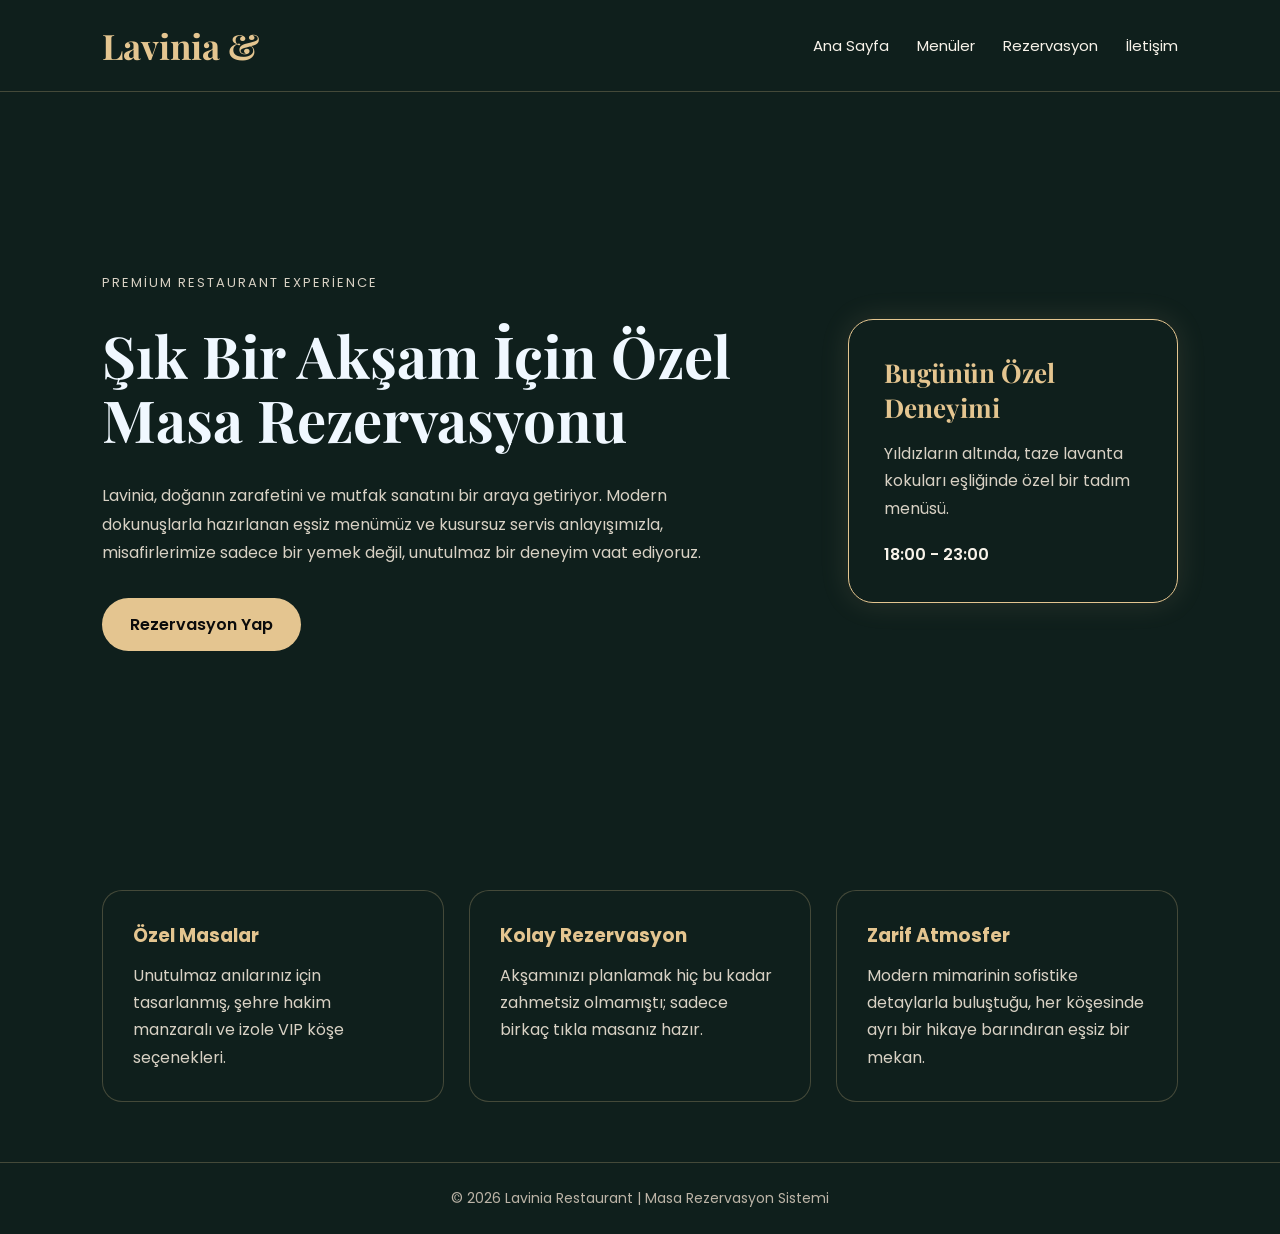
<file: index.html>
<!DOCTYPE html>
<html lang="tr">
<head>
  <meta charset="UTF-8">
  <meta name="viewport" content="width=device-width, initial-scale=1.0">
  <title>Ana Sayfa</title>
  <link rel="stylesheet" href="./style.css">
</head>
<body>
  <header class="navbar">
    <div class="logo"> <a href="index.html"><span> Lavinia &</span></a></div>
    <nav>
      <a href="index.html">Ana Sayfa</a>
      <a href="menuler.html">Menüler</a>
      <a href="rezervasyon.html">Rezervasyon</a>
      <a href="iletisim.html">İletişim</a>
    </nav>
  </header>
  
  <section class="hero">
    <div class="hero-text">
      <p class="small-title">Premium Restaurant Experience</p>
      <h1>Şık Bir Akşam İçin Özel Masa Rezervasyonu</h1>
      <p>
         Lavinia, doğanın zarafetini ve mutfak sanatını bir araya getiriyor. Modern dokunuşlarla hazırlanan eşsiz menümüz ve kusursuz servis anlayışımızla, misafirlerimize sadece bir yemek değil, unutulmaz bir deneyim vaat ediyoruz.
      </p>
      <a href="rezervasyon.html" class="btn">Rezervasyon Yap</a>
    </div>
    </div>
    <div class="hero-card">
      <h3>Bugünün Özel Deneyimi</h3>
      <p>Yıldızların altında, taze lavanta kokuları eşliğinde özel bir tadım menüsü.</p>
      <span>18:00 - 23:00</span>
    </div>
  </section>

  <section class="features">
    <div class="feature-box">
      <h3>Özel Masalar</h3>
      <p>Unutulmaz anılarınız için tasarlanmış, şehre hakim manzaralı ve izole VIP köşe seçenekleri.</p>
    </div>

    <div class="feature-box">
      <h3>Kolay Rezervasyon</h3>
      <p>Akşamınızı planlamak hiç bu kadar zahmetsiz olmamıştı; sadece birkaç tıkla masanız hazır.</p>
    </div>

    <div class="feature-box">
      <h3>Zarif Atmosfer</h3>
      <p>Modern mimarinin sofistike detaylarla buluştuğu, her köşesinde ayrı bir hikaye barındıran eşsiz bir mekan.</p>
    </div>
  </section>

  <footer>
     <p>© 2026 Lavinia Restaurant | Masa Rezervasyon Sistemi</p>
  </footer>
</body>
</html>
</file>
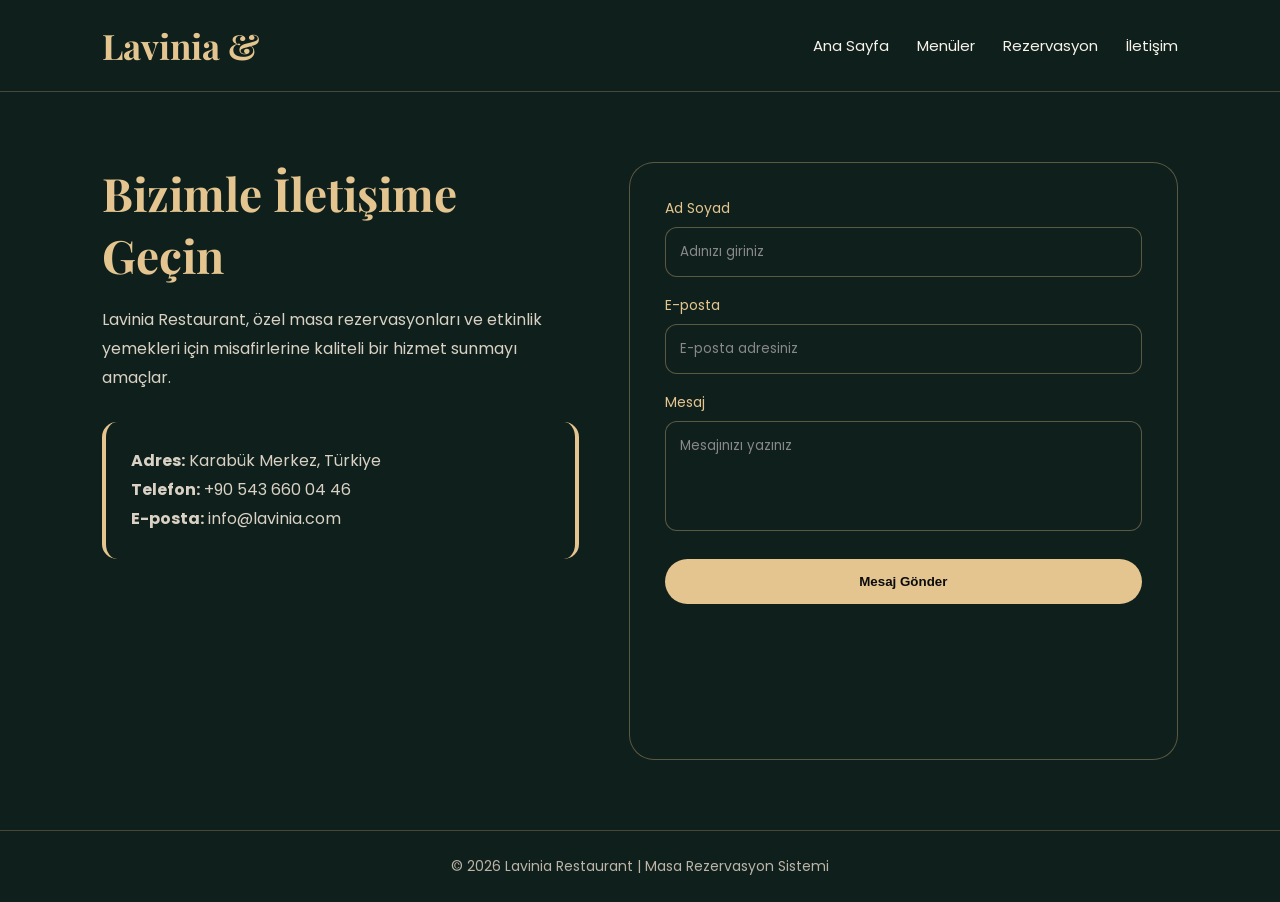
<file: iletisim.html>
<!doctype html>
<html lang="tr">
  <head>
    <meta charset="UTF-8" />
    <meta name="viewport" content="width=device-width, initial-scale=1.0" />
    <title>Lavinia Restaurant | İletişim</title>
    <link rel="stylesheet" href="style.css" />
  </head>
  <body>
    <header class="navbar">
      <div class="logo"> <a href="index.html"><span> Lavinia &</span></a></div>
      <nav>
        <a href="index.html">Ana Sayfa</a>
        <a href="menuler.html">Menüler</a>
        <a href="rezervasyon.html">Rezervasyon</a>
        <a href="iletisim.html">İletişim</a>
      </nav>
    </header>
    <section class="contact-section">
      <div class="contact-text">
        <h1>Bizimle İletişime Geçin</h1>
        <p>
          Lavinia Restaurant, özel masa rezervasyonları ve etkinlik yemekleri
          için misafirlerine kaliteli bir hizmet sunmayı amaçlar.
        </p>

        <div class="contact-details">
          <p><strong>Adres:</strong> Karabük Merkez, Türkiye</p>
          <p><strong>Telefon:</strong> +90 543 660 04 46</p>
          <p><strong>E-posta:</strong> info@lavinia.com</p>
        </div>
      </div>

      <form class="contact-form">
        <label>Ad Soyad</label>
        <input type="text" placeholder="Adınızı giriniz" required />

        <label>E-posta</label>
        <input type="email" placeholder="E-posta adresiniz" required />

        <label>Mesaj</label>
        <textarea placeholder="Mesajınızı yazınız" required></textarea>

        <button type="submit">Mesaj Gönder</button>
      </form>
    </section>

    <footer>
      <p>© 2026 Lavinia Restaurant | Masa Rezervasyon Sistemi</p>
    </footer>
  </body>
</html>
</file>
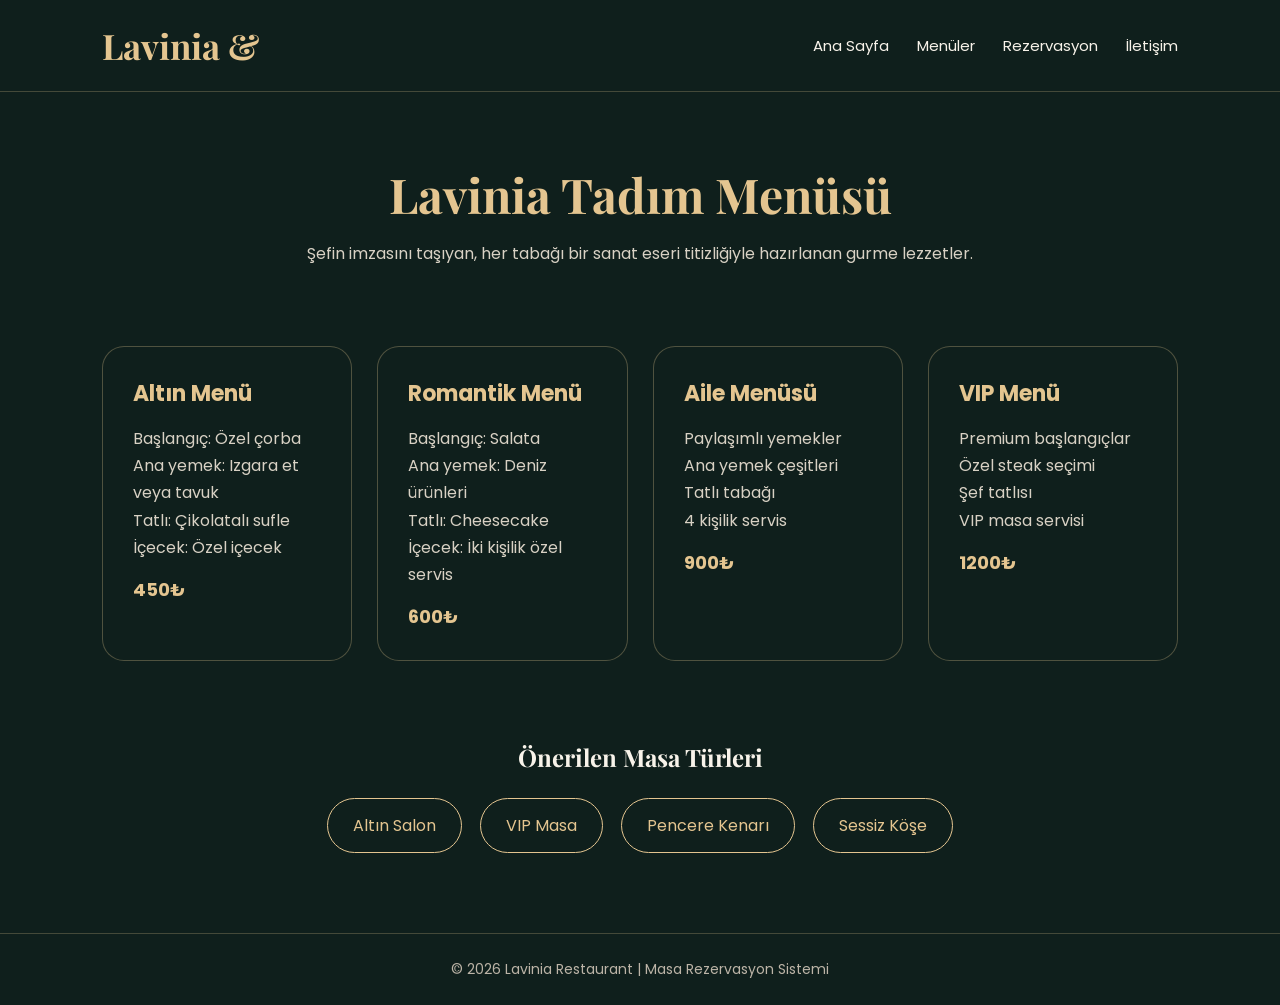
<file: menuler.html>
<!DOCTYPE html>
<html lang="tr">
<head>
    <meta charset="UTF-8">
    <meta name="viewport" content="width=device-width, initial-scale=1.0">
    <title>Menuler</title>
    <link rel="stylesheet" href="./style.css">
</head>
<body>
  <header class="navbar">
      <div class="logo"> <a href="index.html"><span> Lavinia &</span></a></div>
    <nav>
      <a href="index.html">Ana Sayfa</a>
      <a href="menuler.html">Menüler</a>
      <a href="rezervasyon.html">Rezervasyon</a>
      <a href="iletisim.html">İletişim</a>
    </nav>
  </header>
  <section class="page-title">
    <h1>Lavinia Tadım Menüsü</h1>
    <p>Şefin imzasını taşıyan, her tabağı bir sanat eseri titizliğiyle hazırlanan gurme lezzetler.</p>
  </section>
  <section class="cards">
    <div class="card">
      <h3>Altın Menü</h3>
      <p>
        Başlangıç: Özel çorba <br>
        Ana yemek: Izgara et veya tavuk <br>
        Tatlı: Çikolatalı sufle <br>
        İçecek: Özel içecek
      </p>
      <span class="price">450₺</span>
    </div>

    <div class="card">
      <h3>Romantik Menü</h3>
      <p>
        Başlangıç: Salata <br>
        Ana yemek: Deniz ürünleri <br>
        Tatlı: Cheesecake <br>
        İçecek: İki kişilik özel servis
      </p>
      <span class="price">600₺</span>
    </div>

    <div class="card">
      <h3>Aile Menüsü</h3>
      <p>
        Paylaşımlı yemekler <br>
        Ana yemek çeşitleri <br>
        Tatlı tabağı <br>
        4 kişilik servis
      </p>
      <span class="price">900₺</span>
    </div>

    <div class="card">
      <h3>VIP Menü</h3>
      <p>
        Premium başlangıçlar <br>
        Özel steak seçimi <br>
        Şef tatlısı <br>
        VIP masa servisi
      </p>
      <span class="price">1200₺</span>
    </div>

  </section>

  <section class="table-types">
    <h2>Önerilen Masa Türleri</h2>

    <div class="table-list">
      <div>Altın Salon</div>
      <div>VIP Masa</div>
      <div>Pencere Kenarı</div>
      <div>Sessiz Köşe</div>
    </div>
  </section>
  
  <footer>
    <p>© 2026 Lavinia Restaurant | Masa Rezervasyon Sistemi</p>
  </footer>
</body>
</html>
</file>
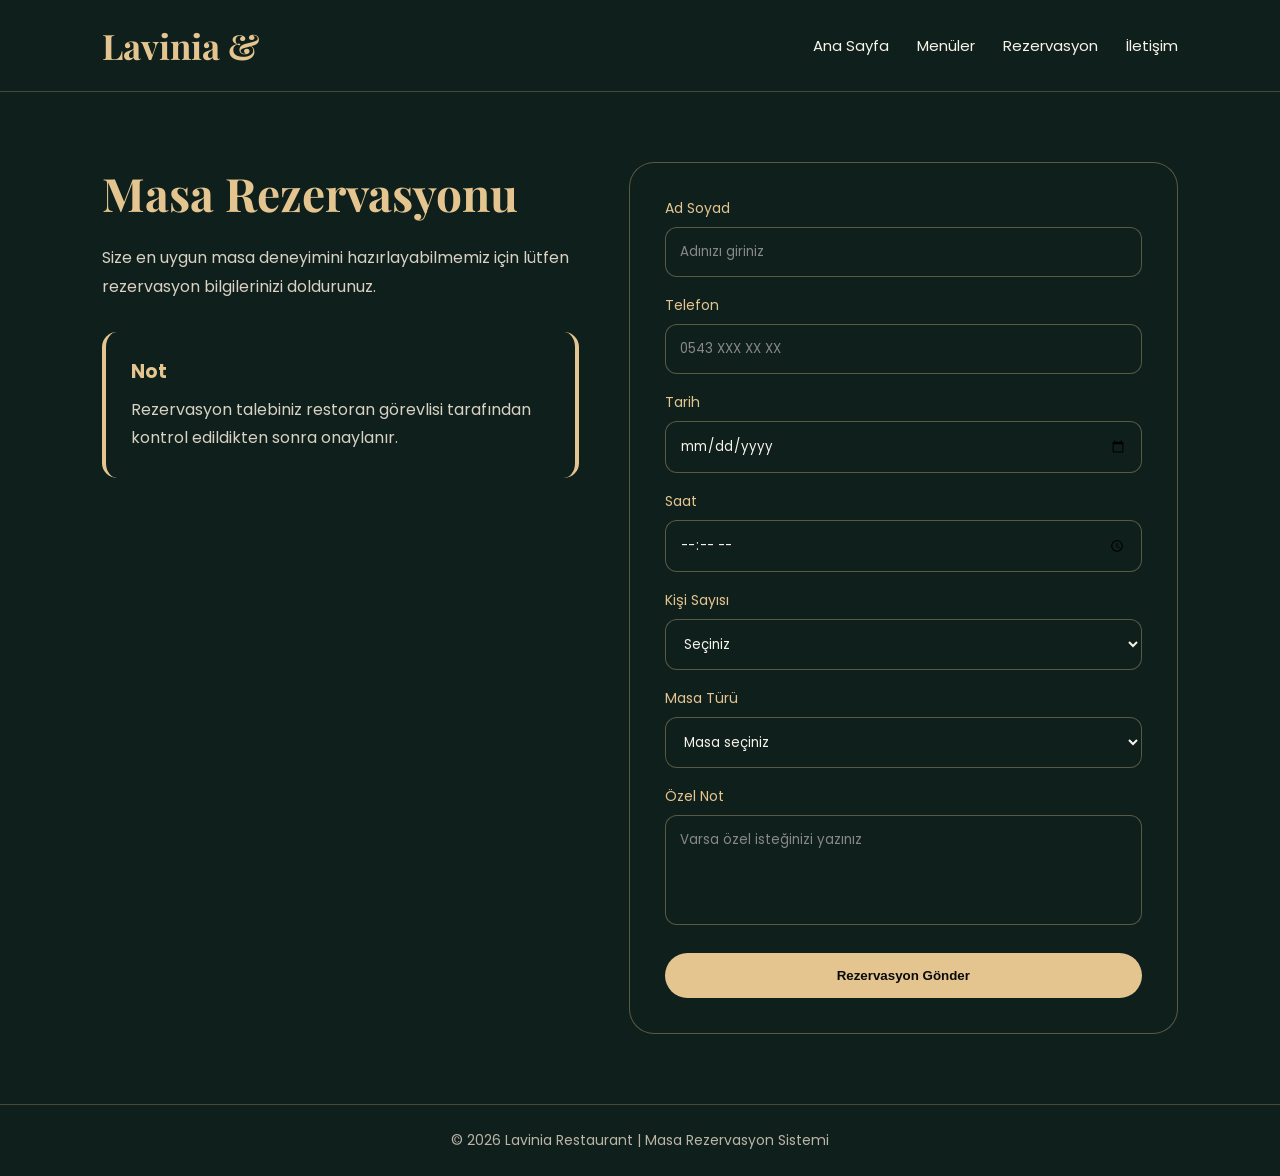
<file: rezervasyon.html>
<!DOCTYPE html>
<html lang="tr">
<head>
    <meta charset="UTF-8">
    <meta name="viewport" content="width=device-width, initial-scale=1.0">
    <title>Rezervasyon</title>
    <link rel="stylesheet" href="./style.css">
</head>
<body>
  <header class="navbar">
      <div class="logo"> <a href="index.html"><span> Lavinia &</span></a></div>
    <nav>
      <a href="index.html">Ana Sayfa</a>
      <a href="menuler.html">Menüler</a>
      <a href="rezervasyon.html">Rezervasyon</a>
      <a href="iletisim.html">İletişim</a>
    </nav>
  </header>

  <section class="reservation-section">
    <div class="reservation-info">
      <h1>Masa Rezervasyonu</h1>
      <p>
        Size en uygun masa deneyimini hazırlayabilmemiz için lütfen rezervasyon
        bilgilerinizi doldurunuz.
      </p>

      <div class="info-box">
        <h3>Not</h3>
        <p>Rezervasyon talebiniz restoran görevlisi tarafından kontrol edildikten sonra onaylanır.</p>
      </div>
    </div>

    <form class="reservation-form">
      <label>Ad Soyad</label>
      <input type="text" placeholder="Adınızı giriniz" required>

      <label>Telefon</label>
      <input type="tel" placeholder="0543 XXX XX XX" required>

      <label>Tarih</label>
      <input type="date" required>

      <label>Saat</label>
      <input type="time" required>

      <label>Kişi Sayısı</label>
      <select required>
        <option value="">Seçiniz</option>
        <option>2 Kişi</option>
        <option>4 Kişi</option>
        <option>6 Kişi</option>
        <option>8+ Kişi</option>
      </select>

      <label>Masa Türü</label>
      <select required>
        <option value="">Masa seçiniz</option>
        <option>Altın Salon</option>
        <option>VIP Masa</option>
        <option>Pencere Kenarı</option>
        <option>Sessiz Köşe</option>
      </select>

      <label>Özel Not</label>
      <textarea placeholder="Varsa özel isteğinizi yazınız"></textarea>

      <button type="submit">Rezervasyon Gönder</button>
    </form>
  </section>

  <footer>
    <p>© 2026 Lavinia Restaurant | Masa Rezervasyon Sistemi</p>
  </footer> 
</body>
</html>
</file>
<file: style.css>
@import url("https://fonts.googleapis.com/css2?family=Playfair+Display:wght@600;700&family=Poppins:wght@300;400;500;600&display=swap");

* {
  padding: 0;
  margin: 0;
  box-sizing: border-box;
}

body {
  background-color: #0f1f1c;
  color: aliceblue;
  font-family: "Poppins", sans-serif;
}

.navbar {
  width: 100%;
  padding: 22px 8%;
  display: flex;
  justify-content: space-between;
  align-items: center;
  background-color: #0f1f1c;
  border-bottom: 1px solid rgba(228, 197, 144, 0.25);
}

.logo {
  font-family: "Playfair Display", serif;
  font-size: 35px;
  font-weight: 700;
  color: #f8f3ea;
}
.logo a {
  text-decoration: none;
}

.logo span {
  color: #e4c590;
}

nav {
  display: flex;
  gap: 28px;
}

nav a {
  text-decoration: none;
  color: #f8f3ea;
  font-size: 15px;
}

nav a:hover {
  color: #e4c590;
}

.hero {
  min-height: 82vh;
  padding: 70px 8%;
  display: flex;
  align-items: center;
  justify-content: space-between;
  gap: 50px;
}

.hero-text {
  flex: 1;
}

.small-title {
  letter-spacing: 2px;
  text-transform: uppercase;
  font-size: 13px;
  margin-bottom: 15px;
}

.hero-text h1 {
  font-family: "Playfair Display", serif;
  font-size: 58px;
  line-height: 1.1;
  margin-bottom: 30px;
}

.hero-text p {
  max-width: 600px;
  color: #d8d1c4;
  line-height: 1.8;
  margin-bottom: 30px;
}

.btn {
  display: inline-block;
  background-color: #e4c590;
  color: #0b0b0b;
  padding: 14px 28px;
  border-radius: 30px;
  text-decoration: none;
  font-weight: 600;
}

.btn:hover {
  background-color: #f8f3ea;
}

.hero-card {
  width: 330px;
  padding: 35px;
  background-color: #0f1f1c;
  border: 1px solid #e4c590;
  border-radius: 25px;
  box-shadow: 0 0 30px rgba(228, 197, 144, 0.12);
}

.hero-card h3 {
  color: #e4c590;
  font-family: "Playfair Display", serif;
  font-size: 26px;
  margin-bottom: 15px;
}

.hero-card p {
  color: #d8d1c4;
  line-height: 1.7;
  margin-bottom: 20px;
}

.hero-card span {
  color: #f8f3ea;
  font-weight: 600;
}

.features {
  padding: 60px 8%;
  display: flex;
  gap: 25px;
}

.feature-box {
  flex: 1;
  background-color: #0f1f1c;
  padding: 30px;
  border-radius: 20px;
  border: 1px solid rgba(228, 197, 144, 0.25);
}

.feature-box h3 {
  color: #e4c590;
  margin-bottom: 12px;
}

.feature-box p {
  color: #d8d1c4;
  line-height: 1.7;
}

.page-title {
  text-align: center;
  padding: 70px 8% 40px;
}

.page-title h1 {
  font-family: "Playfair Display", serif;
  font-size: 48px;
  color: #e4c590;
}

.page-title p {
  color: #d8d1c4;
  margin-top: 15px;
}

.cards {
  padding: 40px 8%;
  display: flex;
  flex-wrap: wrap;
  gap: 25px;
}

.card {
  flex: 1;
  background-color: #0f1f1c;
  padding: 30px;
  border-radius: 22px;
  border: 1px solid rgba(228, 197, 144, 0.3);
}

.card h3 {
  color: #e4c590;
  margin-bottom: 15px;
  font-size: 22px;
}

.card p {
  color: #d8d1c4;
  line-height: 1.7;
}

.price {
  display: block;
  margin-top: 15px;
  color: #e4c590;
  font-weight: 700;
  font-size: 18px;
}

footer {
  padding: 25px;
  text-align: center;
  border-top: 1px solid rgba(228, 197, 144, 0.25);
  color: #bcb4a7;
  font-size: 14px;
}

.table-types {
  padding: 40px 8% 80px;
  text-align: center;
}

.table-types h2 {
  font-family: "Playfair Display", serif;
  color: #f8f3ea;
  margin-bottom: 25px;
}

.table-list {
  display: flex;
  justify-content: center;
  flex-wrap: wrap;
  gap: 18px;
}

.table-list div {
  border: 1px solid #e4c590;
  color: #e4c590;
  padding: 14px 25px;
  border-radius: 30px;
}

.reservation-section,
.contact-section {
  padding: 70px 8%;
  min-height: 82vh;
  display: flex;
  gap: 50px;
}

.reservation-info,
.contact-text {
  flex: 1;
}

.reservation-info h1,
.contact-text h1 {
  font-family: "Playfair Display", serif;
  font-size: 46px;
  color: #e4c590;
  margin-bottom: 20px;
}

.reservation-info p,
.contact-text p {
  color: #d8d1c4;
  line-height: 1.8;
}

.info-box,
.contact-details {
  margin-top: 30px;
  padding: 25px;
  background-color: #0f1f1c;
  border-left: 4px solid #e4c590;
  border-right: 4px solid #e4c590;
  border-radius: 15px;
}

.info-box h3 {
  color: #e4c590;
  margin-bottom: 10px;
}

.reservation-form,
.contact-form {
  flex: 1;
  background-color: #0f1f1c;
  padding: 35px;
  border-radius: 25px;
  border: 1px solid rgba(228, 197, 144, 0.35);
  display: flex;
  flex-direction: column;
}

label {
  margin-bottom: 8px;
  color: #e4c590;
  font-size: 14px;
}

input,
select,
textarea {
  margin-bottom: 18px;
  padding: 14px;
  border-radius: 12px;
  border: 1px solid rgba(228, 197, 144, 0.35);
  background-color: #0f1f1c;
  color: #f8f3ea;
  outline: none;
  font-family: "Poppins", sans-serif;
}

textarea {
  min-height: 110px;
  resize: none;
}

input::placeholder,
textarea::placeholder {
  color: #888;
}

button {
  margin-top: 10px;
  padding: 15px;
  border: none;
  border-radius: 30px;
  background-color: #e4c590;
  color: #0b0b0b;
  font-weight: 700;
  cursor: pointer;
}

button:hover {
  background-color: #f8f3ea;
}

@media (max-width: 850px) {
  .navbar {
    flex-direction: column;
    gap: 18px;
  }

  nav {
    flex-wrap: wrap;
    justify-content: center;
  }

  .hero,
  .reservation-section,
  .contact-section {
    flex-direction: column;
  }

  .hero-text h1 {
    font-size: 42px;
  }

  .hero-card {
    width: 100%;
  }

  .features {
    flex-direction: column;
  }
}
</file>
